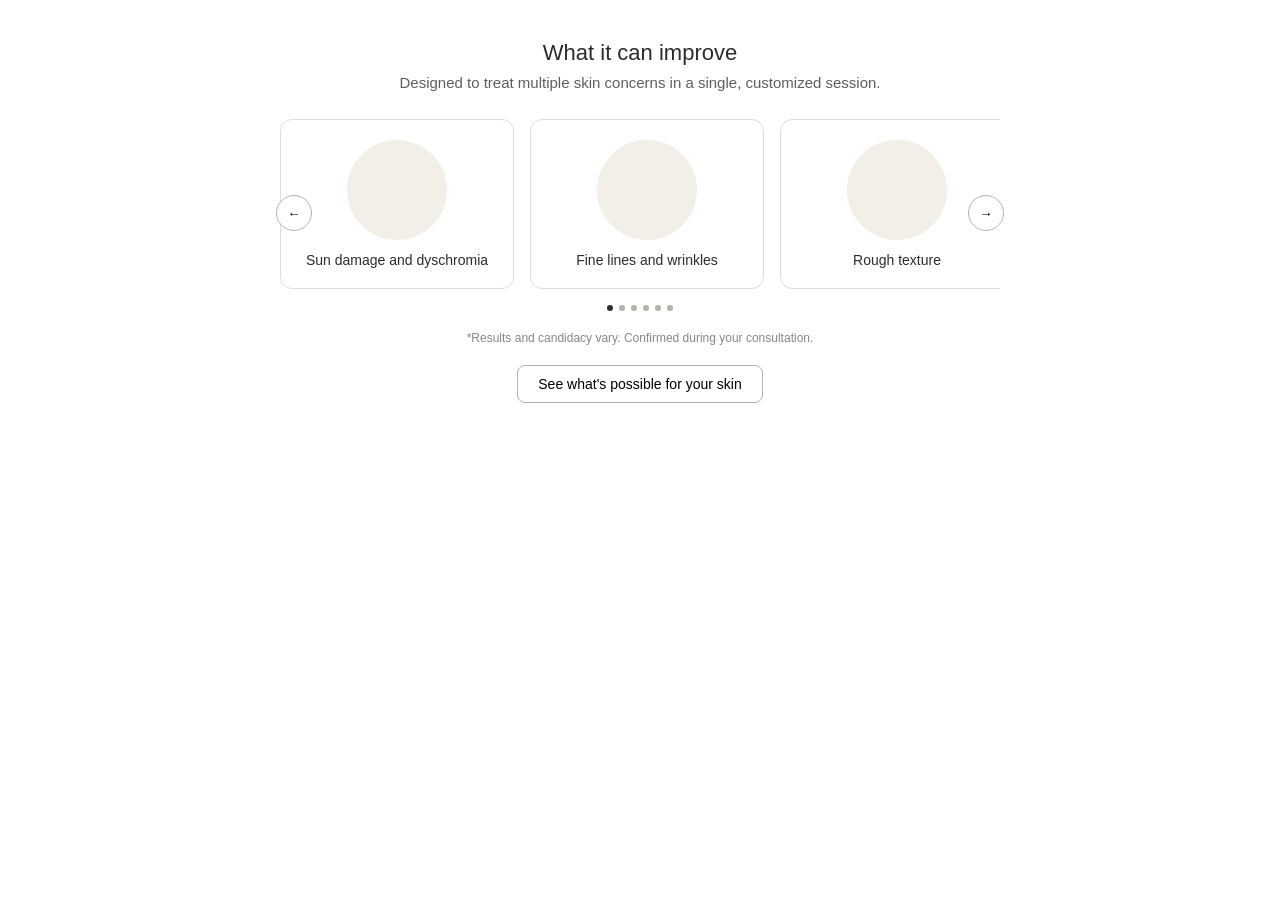
<file: Img/modulo2-carousel-reference.html>
<!DOCTYPE html>
<html lang="en">
<head>
<meta charset="UTF-8">
<title>Module 2 - What it can improve (reference prototype)</title>
<style>
  body {
    font-family: -apple-system, sans-serif;
    max-width: 720px;
    margin: 40px auto;
    padding: 0 20px;
    color: #2c2c2a;
  }
  .card {
    flex: 0 0 200px;
    scroll-snap-align: start;
    background: #ffffff;
    border: 0.5px solid #e0ddd6;
    border-radius: 12px;
    padding: 1.25rem 1rem;
    text-align: center;
    cursor: pointer;
  }
  .img-wrap {
    position: relative;
    width: 100px;
    height: 100px;
    margin: 0 auto 12px;
    border-radius: 50%;
    background: #f1efe8;
    display: flex;
    align-items: center;
    justify-content: center;
    overflow: hidden;
  }
  .overlay {
    position: absolute;
    inset: 0;
    background: #fbf7f2;
    display: flex;
    align-items: center;
    justify-content: center;
    padding: 10px;
    opacity: 0;
    transition: opacity 0.25s ease;
  }
  .overlay p {
    font-size: 11px;
    line-height: 1.4;
    margin: 0;
    color: #5f5e5a;
  }
  .card:hover .overlay,
  .card.active .overlay {
    opacity: 1;
  }
  .title {
    font-size: 14px;
    font-weight: 500;
    margin: 0;
  }
  #track {
    display: flex;
    gap: 16px;
    overflow-x: auto;
    scroll-snap-type: x mandatory;
    padding: 4px 40px 12px;
  }
  .nav-btn {
    position: absolute;
    top: 80px;
    width: 36px;
    height: 36px;
    border-radius: 50%;
    border: 0.5px solid #b4b2a9;
    background: #fff;
    display: flex;
    align-items: center;
    justify-content: center;
    cursor: pointer;
    z-index: 2;
  }
  #dots {
    display: flex;
    justify-content: center;
    gap: 6px;
    margin: 4px 0 1.25rem;
  }
  .dot {
    width: 6px;
    height: 6px;
    border-radius: 50%;
    background: #b4b2a9;
  }
</style>
</head>
<body>

<!--
  REFERENCE PROTOTYPE ONLY.
  Structure and interaction behavior to replicate:
  - Centered title + intro
  - Horizontal scroll-snap carousel (NOT a hidden-slide carousel), 6 cards
  - Each card: circular image placeholder (leave empty for now, real skin
    photos will be added later) that reveals a short description on
    hover (desktop) or tap (mobile)
  - Title always visible below the image
  - No individual button inside each card
  - Prev/next arrow buttons + dot indicators
  - Single CTA button below the whole carousel (not per card)
  - Small muted legal note above the CTA

  COLORS/FONTS IN THIS FILE ARE PLACEHOLDER ONLY.
  Replace with the project's existing design system tokens.
-->

<div style="text-align:center; margin-bottom:1.5rem;">
  <h3 style="font-size:22px; font-weight:500; margin:0 0 8px;">What it can improve</h3>
  <p style="font-size:15px; color:#5f5e5a; margin:0;">Designed to treat multiple skin concerns in a single, customized session.</p>
</div>

<div style="position:relative;">
  <button id="prevBtn" class="nav-btn" style="left:-4px;" aria-label="Previous">&#8592;</button>
  <button id="nextBtn" class="nav-btn" style="right:-4px;" aria-label="Next">&#8594;</button>
  <div id="track"></div>
</div>

<div id="dots"></div>

<p style="font-size:12px; color:#888780; text-align:center; margin:0 0 1.25rem;">*Results and candidacy vary. Confirmed during your consultation.</p>

<div style="text-align:center;">
  <button style="border-radius:8px; border:0.5px solid #b4b2a9; background:#fff; padding:10px 20px; font-size:14px; cursor:pointer;">See what's possible for your skin</button>
</div>

<script>
var cards = [
  {title:"Sun damage and dyschromia", text:"Fades the look of sun spots, discoloration and uneven tone."},
  {title:"Fine lines and wrinkles", text:"Softens the look of early signs of aging."},
  {title:"Rough texture", text:"Smooths the skin's surface for a softer feel."},
  {title:"Enlarged pores", text:"Helps refine the appearance of pore size."},
  {title:"Acne scars and scar revision", text:"Helps minimize the look of scars for a more even complexion."},
  {title:"Dull or tired looking skin", text:"Supports renewal for a fresher, more radiant look."}
];

var track = document.getElementById('track');
var dotsWrap = document.getElementById('dots');

cards.forEach(function(c, i){
  var card = document.createElement('div');
  card.className = 'card';

  var imgWrap = document.createElement('div');
  imgWrap.className = 'img-wrap';

  var overlay = document.createElement('div');
  overlay.className = 'overlay';
  var overlayText = document.createElement('p');
  overlayText.textContent = c.text;
  overlay.appendChild(overlayText);
  imgWrap.appendChild(overlay);

  var title = document.createElement('p');
  title.className = 'title';
  title.textContent = c.title;

  card.appendChild(imgWrap);
  card.appendChild(title);
  track.appendChild(card);

  card.addEventListener('click', function(){
    card.classList.toggle('active');
  });

  var dot = document.createElement('div');
  dot.className = 'dot';
  dotsWrap.appendChild(dot);
});

function scrollByCard(dir){
  track.scrollBy({left: dir * 216, behavior: 'smooth'});
}
document.getElementById('prevBtn').addEventListener('click', function(){ scrollByCard(-1); });
document.getElementById('nextBtn').addEventListener('click', function(){ scrollByCard(1); });

track.addEventListener('scroll', function(){
  var index = Math.round(track.scrollLeft / 216);
  Array.from(dotsWrap.children).forEach(function(d, i){
    d.style.background = i === index ? '#2c2c2a' : '#b4b2a9';
  });
});
</script>

</body>
</html>
</file>
